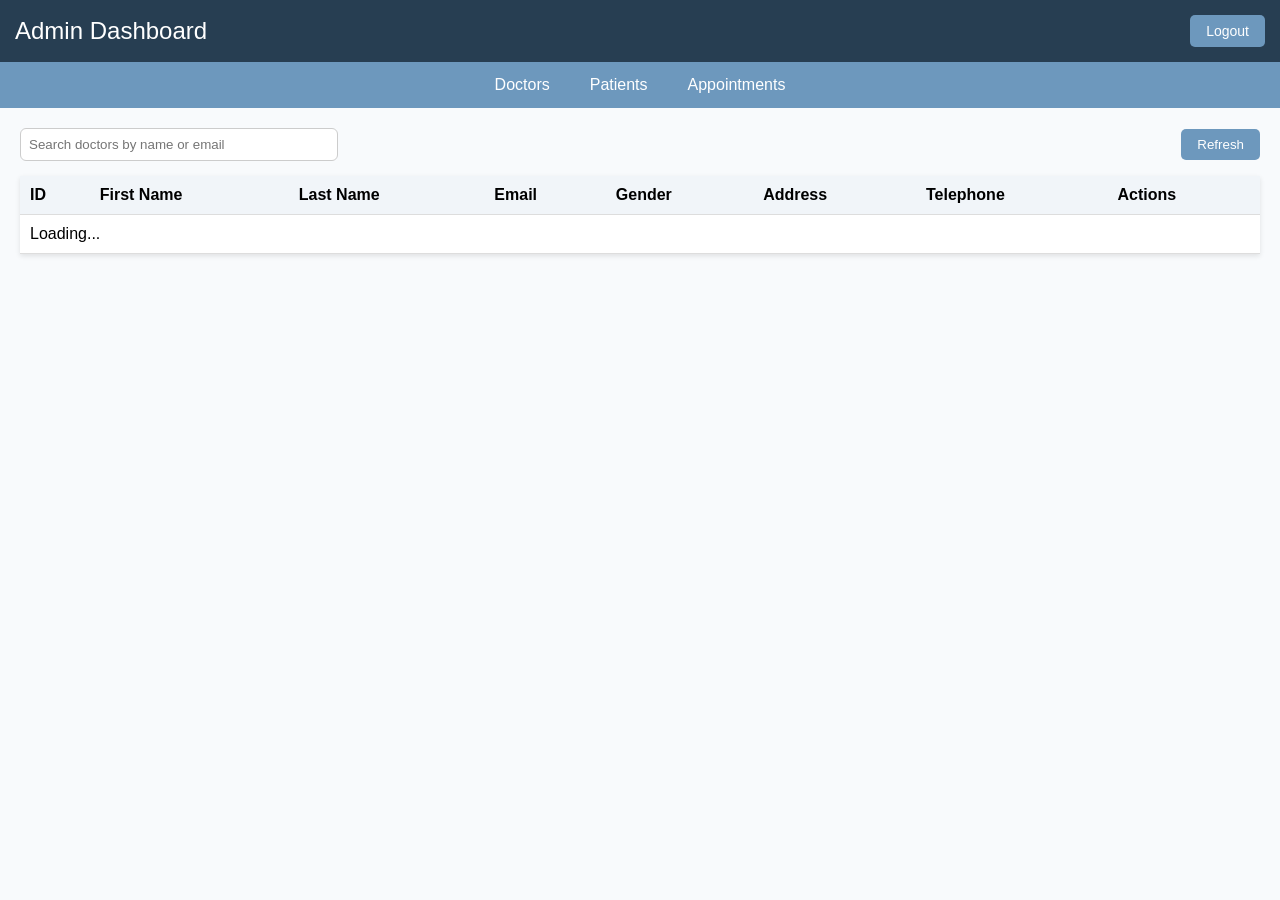
<file: admin.html>
<!DOCTYPE html> 
<html lang="en">
<head>
<meta charset="UTF-8">
<title>Admin Dashboard</title>
<style>
body{font-family:Arial,sans-serif;background:#f8fafc;margin:0;padding:0;}
header{background:#273e52;color:white;padding:15px;text-align:center;font-size:24px;display:flex;justify-content:space-between;align-items:center;}
.logout-btn{background:#6D98BD;color:white;border:none;padding:8px 16px;border-radius:5px;cursor:pointer;font-size:14px;}
.logout-btn:hover{background:#5b7ea0;}
nav{display:flex;justify-content:center;background:#6D98BD;}
nav button{background:none;border:none;color:white;padding:14px 20px;cursor:pointer;font-size:16px;}
nav button:hover{background:#6D98BD;}
section{display:none;padding:20px;}
section.active{display:block;}
table{width:100%;border-collapse:collapse;background:white;box-shadow:0 2px 5px rgba(0,0,0,0.1);}
th,td{padding:10px;border-bottom:1px solid #ddd;text-align:left;}
th{background:#f1f5f9;}
tr:hover{background:#f9fafb;}
.search-bar{margin-bottom:15px;display:flex;justify-content:space-between;align-items:center;}
input[type="text"]{padding:8px;width:300px;border-radius:6px;border:1px solid #ccc;}
.refresh-btn{background:#6D98BD;color:white;border:none;padding:8px 16px;border-radius:5px;cursor:pointer;}
.refresh-btn:hover{background:#6D98BD;}
.btn{padding:5px 10px;background:#6D98BD;color:white;border:none;border-radius:5px;cursor:pointer;margin-right:4px;}
.modal{display:none;position:fixed;top:0;left:0;width:100%;height:100%;background:rgba(0,0,0,0.5);justify-content:center;align-items:center;}
.modal-content{background:white;padding:20px;border-radius:8px;min-width:300px;}
.modal-content label{display:block;margin-top:8px;}
.modal-content input{width:100%;padding:6px;margin-top:4px;border-radius:6px;border:1px solid #ccc;}
.modal-content button{margin-top:12px;}

/* Modal overlay */
.modal {
  display: none;
  position: fixed;
  top: 0; left: 0;
  width: 100%; height: 100%;
  background: rgba(0,0,0,0.4);
  justify-content: center;
  align-items: center;
  z-index: 1000;
  overflow-y: auto;
  padding: 20px;
}

/* Modal content */
.modal-content {
  background: #eef6fb;
  padding: 25px;
  border-radius: 15px;
  width: 900px;
  max-width: 95%;
  max-height: 90vh;
  overflow-y: auto;
  box-shadow: 0 12px 30px rgba(0,0,0,0.3);
  display: flex;
  flex-direction: column;
  gap: 15px;
  animation: slideIn 0.3s ease;
  font-family: 'Arial', sans-serif;
  border: 3px solid #6D98BD;
}

/* Modal header */
.modal-content h2 {
  margin: 0;
  color: #173852;
  text-align: center;
}

/* Form layout horizontal: label + input */
.modal-content .form-row {
  display: flex;
  gap: 12px;
  align-items: center;
}
.modal-content .form-row label {
  width: 120px;
  font-weight: 600;
  color: #173852;
}
.modal-content .form-row input,
.modal-content .form-row select,
.modal-content .form-row textarea {
  flex: 1;
  padding: 8px 12px;
  border-radius: 8px;
  border: 1px solid #6D98BD;
  font-size: 14px;
}

/* Buttons container */
.modal-buttons {
  display: flex;
  justify-content: flex-end;
  gap: 12px;
  margin-top: 20px;
}

/* Buttons */
.modal-buttons button {
  padding: 10px 18px;
  border-radius: 10px;
  border: none;
  cursor: pointer;
  font-weight: 600;
  font-size: 14px;
  transition: 0.2s;
}

.modal-buttons .save-btn {
  background: #6D98BD;
  color: rgba(68, 138, 209, 0.539);
}
.modal-buttons .save-btn:hover {
  background: #5b7ea0;
}

.modal-buttons .cancel-btn {
  background: #d1e4f2;
  color: #1568a8;
}
.modal-buttons .cancel-btn:hover {
  background: #1568a8;
}

/* Animations */
@keyframes slideIn {
  from {transform: translateY(-20px); opacity:0;}
  to {transform: translateY(0); opacity:1;}
}
</style>
</head>
<body>

<header>
  <span>Admin Dashboard</span>
  <button class="logout-btn" onclick="logout()">Logout</button>
</header>

<nav>
  <button onclick="showTab('doctors')">Doctors</button>
  <button onclick="showTab('patients')">Patients</button>
  <button onclick="showTab('appointments')">Appointments</button>
</nav>

<!-- Doctors -->
<section id="doctors" class="active">
  <div class="search-bar">
    <input type="text" id="searchDoctors" placeholder="Search doctors by name or email">
    <button class="refresh-btn" onclick="loadDoctors()">Refresh</button>
  </div>
  <table id="doctorTable">
    <thead>
      <tr><th>ID</th><th>First Name</th><th>Last Name</th><th>Email</th><th>Gender</th><th>Address</th><th>Telephone</th><th>Actions</th></tr>
    </thead>
    <tbody></tbody>
  </table>
</section>

<!-- Patients -->
<section id="patients">
  <div class="search-bar">
    <input type="text" id="searchPatients" placeholder="Search patients by name or email">
    <button class="refresh-btn" onclick="loadPatients()">Refresh</button>
  </div>
  <table id="patientTable">
    <thead>
      <tr><th>ID</th><th>NHS</th><th>Title</th><th>First</th><th>Last</th><th>DOB</th><th>Gender</th><th>Address</th><th>Email</th><th>Actions</th></tr>
    </thead>
    <tbody></tbody>
  </table>
</section>

<!-- Appointments -->
<section id="appointments">
  <div class="search-bar">
    <input type="text" id="searchAppointments" placeholder="Search appointments by patient, doctor or reason">
  </div>
  <table id="appointmentTable">
    <thead>
      <tr><th>ID</th><th>Patient</th><th>Doctor</th><th>Date</th><th>Time</th><th>Reason</th><th>Status</th><th>Actions</th></tr>
    </thead>
    <tbody></tbody>
  </table>
</section>

<!-- Modal -->
<div id="editModal" class="modal">
  <div class="modal-content" id="modalContent">
    <h3>Edit</h3>
    <div id="modalFields"></div>
    <button onclick="saveEdit()">Save</button>
    <button onclick="closeModal()">Cancel</button>
  </div>
</div>

<script>
let db;
const DB_NAME = "MedicalDB";
const DB_VERSION = 4;

// Logout button function
function logout() {
  window.location.href = "login.html";
}

// Open IndexedDB
function openDB(){
  const req = indexedDB.open(DB_NAME, DB_VERSION);
  req.onupgradeneeded = e=>{
    db = e.target.result;
    if(!db.objectStoreNames.contains('doctors')) db.createObjectStore('doctors',{keyPath:'id'});
    if(!db.objectStoreNames.contains('patients')) db.createObjectStore('patients',{keyPath:'id'});
    if(!db.objectStoreNames.contains('appointments')) db.createObjectStore('appointments',{keyPath:'id'});
  };
  req.onsuccess = e=>{ db = e.target.result; autoLoadAppointments(); loadDoctors(); loadPatients(); loadAppointments(); };
  req.onerror = e=>console.error("DB error:", e);
}
openDB();

// Tab switch
function showTab(tabId){
  document.querySelectorAll('section').forEach(s=>s.classList.remove('active'));
  document.getElementById(tabId).classList.add('active');
}

// Fetch from GitHub
async function fetchJSON(url){
  const res = await fetch(url);
  return res.json();
}

// Seed data
async function seedData(storeName, data){
  const tx = db.transaction(storeName,'readwrite');
  const store = tx.objectStore(storeName);
  data.forEach(item=>store.put(item));
  return new Promise(res=>tx.oncomplete=res);
}

// Get all
function getAll(storeName){
  return new Promise(res=>{
    const tx = db.transaction(storeName,'readonly');
    const store = tx.objectStore(storeName);
    const req = store.getAll();
    req.onsuccess = ()=>res(req.result);
  });
}

// Load Doctors
async function loadDoctors(){
  const tbody = document.querySelector("#doctorTable tbody");
  tbody.innerHTML = "<tr><td colspan='8'>Loading...</td></tr>";
  let doctors = await getAll('doctors');
  if(doctors.length===0){
    const data = await fetchJSON("https://jsethi-mdx.github.io/cst2572.github.io/doctors.json");
    await seedData('doctors',data);
    doctors = await getAll('doctors');
  }
  const search = document.getElementById("searchDoctors").value.toLowerCase();
  tbody.innerHTML = "";
  doctors.filter(d=>d.first_name.toLowerCase().includes(search)||d.last_name.toLowerCase().includes(search)||d.email.toLowerCase().includes(search))
  .forEach(d=>{
    const tr = document.createElement('tr');
    tr.innerHTML = `<td>${d.id}</td><td>${d.first_name}</td><td>${d.last_name}</td><td>${d.email}</td><td>${d.gender}</td><td>${d.Address}</td><td>${d.Telephone}</td>
    <td><button class="btn" onclick="editDoctor(${d.id})">Edit</button><button class="btn" onclick="deleteDoctor(${d.id})">Delete</button></td>`;
    tbody.appendChild(tr);
  });
}

// Load Patients
async function loadPatients(){
  const tbody = document.querySelector("#patientTable tbody");
  tbody.innerHTML = "<tr><td colspan='10'>Loading...</td></tr>";
  let patients = await getAll('patients');
  if(patients.length===0){
    const data = await fetchJSON("https://jsethi-mdx.github.io/cst2572.github.io/patients.json");
    await seedData('patients',data);
    patients = await getAll('patients');
  }
  const search = document.getElementById("searchPatients").value.toLowerCase();
  tbody.innerHTML="";
  patients.filter(p=>(p.First + " " + p.Last).toLowerCase().includes(search)||(p.Email||"").toLowerCase().includes(search))
  .forEach(p=>{
    const tr = document.createElement('tr');
    tr.innerHTML = `<td>${p.id}</td><td>${p.NHS}</td><td>${p.Title||""}</td><td>${p.First}</td><td>${p.Last}</td><td>${p.DOB||""}</td><td>${p.Gender||""}</td><td>${p.Address||""}</td><td>${p.Email||""}</td>
    <td><button class="btn" onclick="editPatient(${p.id})">Edit</button><button class="btn" onclick="deletePatient(${p.id})">Delete</button></td>`;
    tbody.appendChild(tr);
  });
}

// Load Appointments
async function loadAppointments(){
  const tbody = document.querySelector("#appointmentTable tbody");
  tbody.innerHTML = "<tr><td colspan='8'>Loading...</td></tr>";
  let apps = await getAll('appointments');
  if(apps.length===0){
    const data = await fetchJSON("https://raw.githubusercontent.com/Raven2027/Appointments.json/main/Appointments.json");
    await seedData('appointments',data);
    apps = await getAll('appointments');
  }
  const patients = await getAll('patients');
  const doctors = await getAll('doctors');
  const search = document.getElementById("searchAppointments").value.toLowerCase();
  tbody.innerHTML="";
  apps.filter(a=>{
    const patient = patients.find(p=>p.id==a.patient_id);
    const doctor = doctors.find(d=>d.id==a.doctor_id);
    const searchStr = (patient?.First+" "+patient?.Last+" "+doctor?.first_name+" "+doctor?.last_name+" "+a.reason).toLowerCase();
    return searchStr.includes(search);
  }).forEach(a=>{
    const patient = patients.find(p=>p.id==a.patient_id);
    const doctor = doctors.find(d=>d.id==a.doctor_id);
    const tr=document.createElement('tr');
    tr.innerHTML=`<td>${a.id}</td><td>${patient?patient.First+" "+patient.Last:a.patient_id}</td><td>${doctor?doctor.first_name+" "+doctor.last_name:a.doctor_id}</td>
    <td>${a.date}</td><td>${a.time}</td><td>${a.reason}</td><td>${a.status}</td>
    <td><button class="btn" onclick="editAppointment(${a.id})">Edit</button><button class="btn" onclick="deleteAppointment(${a.id})">Delete</button></td>`;
    tbody.appendChild(tr);
  });
}

// Delete functions
function deleteDoctor(id){ const tx = db.transaction('doctors','readwrite'); tx.objectStore('doctors').delete(id); tx.oncomplete=loadDoctors; }
function deletePatient(id){ const tx = db.transaction('patients','readwrite'); tx.objectStore('patients').delete(id); tx.oncomplete=loadPatients; }
function deleteAppointment(id){ const tx = db.transaction('appointments','readwrite'); tx.objectStore('appointments').delete(id); tx.oncomplete=loadAppointments; }

// Modal editing
let currentEdit={store:"",id:null};
function editDoctor(id){ openModal('doctors',id); }
function editPatient(id){ openModal('patients',id); }
function editAppointment(id){ openModal('appointments',id); }

async function openModal(store,id){
  currentEdit={store,id};
  const modal = document.getElementById('editModal');
  const fieldsDiv = document.getElementById('modalFields');
  fieldsDiv.innerHTML="";
  const tx = db.transaction(store,'readonly');
  const obj = await new Promise(res=>{
    tx.objectStore(store).get(id).onsuccess=e=>res(e.target.result);
  });
  for(const key in obj){
    if(key==='id') continue;
    const label = document.createElement('label');
    label.textContent=key;
    const input = document.createElement('input');
    input.value=obj[key];
    input.id='modal_'+key;
    fieldsDiv.appendChild(label);
    fieldsDiv.appendChild(input);
  }
  modal.style.display='flex';
}

function closeModal(){ document.getElementById('editModal').style.display='none'; }

function saveEdit(){
  const tx = db.transaction(currentEdit.store,'readwrite');
  const store = tx.objectStore(currentEdit.store);
  store.get(currentEdit.id).onsuccess=e=>{
    const obj = e.target.result;
    for(const key in obj){
      if(key==='id') continue;
      const input = document.getElementById('modal_'+key);
      if(input) obj[key]=input.value;
    }
    store.put(obj);
  };
  tx.oncomplete=()=>{
    closeModal();
    loadDoctors();
    loadPatients();
    loadAppointments();
  };
}

// Auto load appointments after DB ready
function autoLoadAppointments(){ loadAppointments(); }

// Search inputs
document.getElementById("searchDoctors").addEventListener('input',loadDoctors);
document.getElementById("searchPatients").addEventListener('input',loadPatients);
document.getElementById("searchAppointments").addEventListener('input',loadAppointments);
</script>
</body>
</html>
</file>
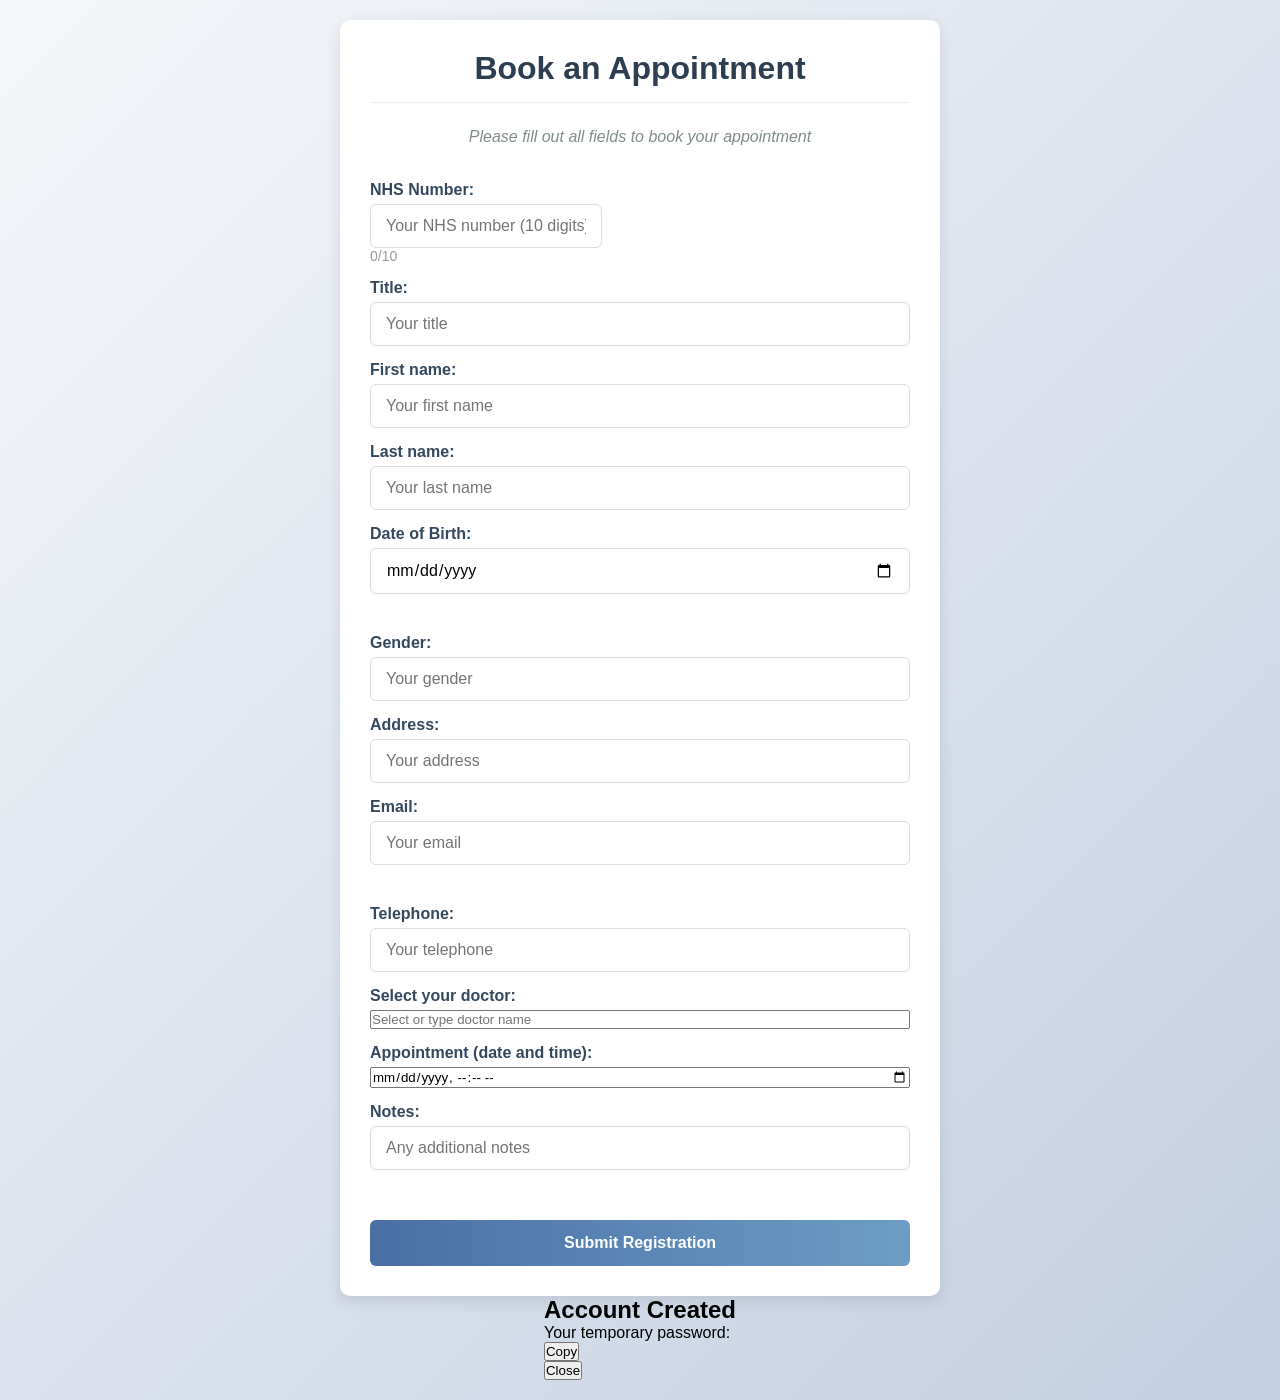
<file: Bookappointment.html>
<!DOCTYPE html>
<html lang="en">
<head>
    <meta charset="UTF-8">
    <meta name="viewport" content="width=device-width, initial-scale=1.0">
    <title>Patient Form</title>
    <link rel="stylesheet" href="style.css">
    <script src="script.js"></script>
</head>
<body>

    <div class="form">
        <div class="form-section active">
            <form id="patientForm">
                <h1>Book an Appointment</h1>
                <p class="form-description">Please fill out all fields to book your appointment</p>

                <label for="nhsNumber">NHS Number:</label>
                <div class="input-container">
                    <input type="text" id="nhs" name="nhs" placeholder="Your NHS number (10 digits)" maxlength="10" required>
                    <div class="char-count" id="nhsCharCount">0/10</div>
                </div>

                <label for="title">Title:</label>
                <input type="text" id="title" name="title" placeholder="Your title" required>

                
                <label for="fname">First name:</label>
                <input type="text" id="firstName" name="firstName" placeholder="Your first name" required>
                
                <label for="lname">Last name:</label>
                <input type="text" id="lastName" name="lastName" placeholder="Your last name" required>
                
                <label for="dob">Date of Birth:</label>
                <input type="date" id="dob" name="dob" placeholder="Your Date of Birth" required>
                <div class="validation-message" id="dobValidationMessage"></div>

                <label for="gender">Gender:</label>
                <input type="text" id="gender" name="gender" placeholder="Your gender" required>

                <label for="lname">Address:</label>
                <input type="text" id="address" name="address" placeholder="Your address" required>
                
                <label for="mail">Email:</label>
                <input type="email" id="email" name="email" placeholder="Your email" required>
                <div class="validation-message" id="emailValidationMessage"></div>

                <label for="phone">Telephone:</label>
                <input type="tel" id="telephone" name="telephone" placeholder="Your telephone" required>

                <!-- Option tag allows dropdown -->
                <label for="doctor">Select your doctor:</label>
                <input list="doctors" id="doctor" name="doctor" placeholder="Select or type doctor name" required>
                <datalist id="doctors">
                    <option value="Dr. Violante Rilton">
                    <option value="Dr. Ettie Beardsworth">
                    <option value="Dr. Emera McQuillan"> 
                    <option value="Dr. Noak Kyrkeman"> 
                    <option value="Dr. Erwin Handlin"> 
                    <option value="Dr. Monah Caghy"> 
                    <option value="Dr. Rad Philipard"> 
                    <option value="Dr. Zoe Galloway"> 
                    <option value="Dr. Rowland Blount"> 
                    <option value="Dr. Si Pawling"> 
                    <option value="Dr. Merrily Harmson"> 
                    <option value="Dr. Cordell Toor"> 
                    <option value="Dr. Hi Willingam"> 
                    <option value="Dr. Irvin Dumberrill"> 
                    <option value="Dr. Stafani Gives">

                </datalist>

                <label for="appointmenttime">Appointment (date and time):</label>
                <input type="datetime-local" id="appointmentDateTime" name="appointmentDateTime">

                <label for="notes">Notes:</label>
                <input type="text" id="notes" name="notes" placeholder="Any additional notes">

                <div class="validation-message" id="validationMessage"></div>

                <input type="submit" value="Submit Registration">
            </form>
        </div>
    </div>
    <!-- Password Popup -->
<div id="passwordPopup" class="popup">
  <div class="popup-content">
    <h2>Account Created</h2>
    <p>Your temporary password:</p>
    <div class="password-box">
      <span id="generatedPassword"></span>
      <button id="copyPasswordBtn">Copy</button>
    </div>
    <button id="closePopupBtn" class="close-btn">Close</button>
  </div>
</div>

</body>
</html>
</file>
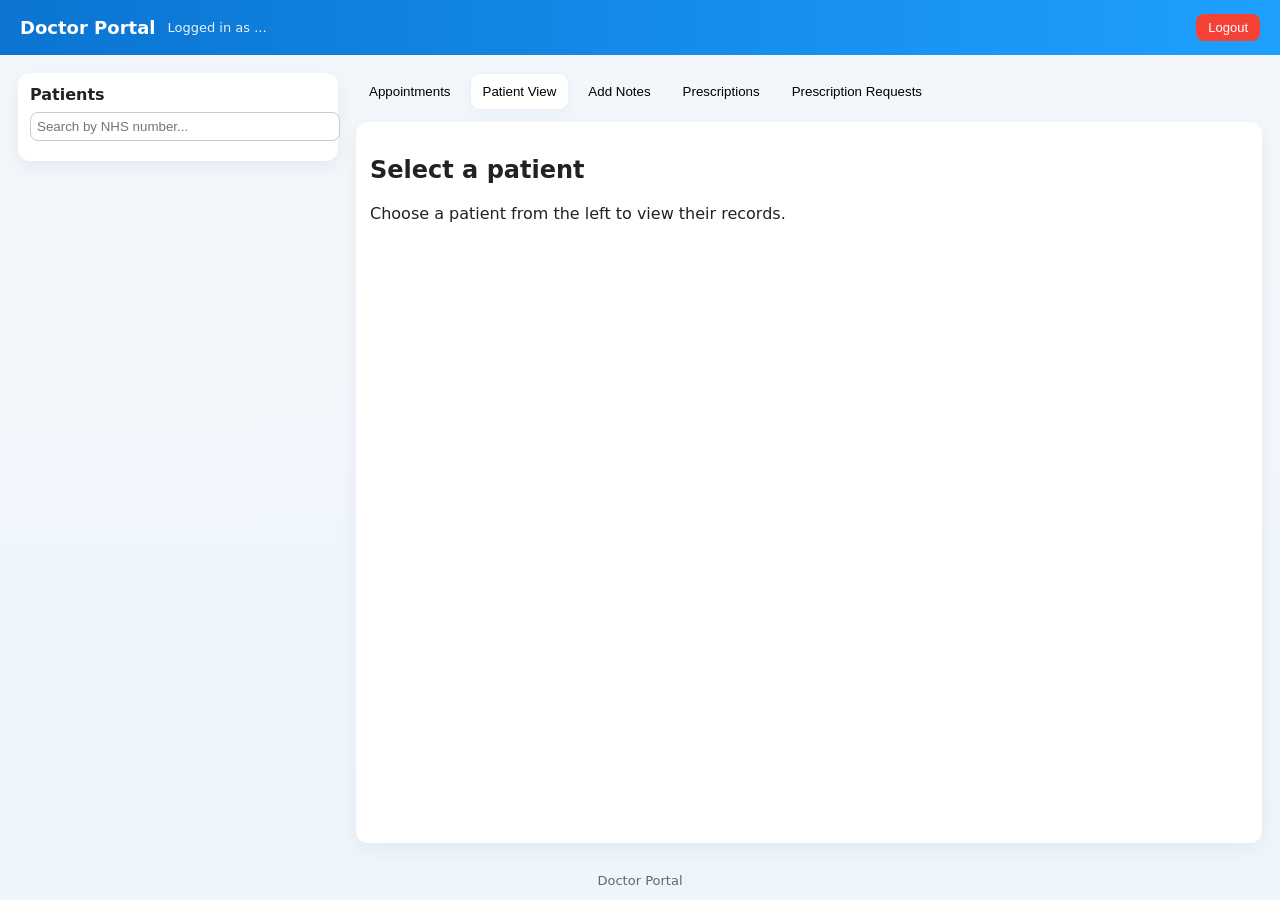
<file: Doctor_Login.html>
<!doctype html>
<html lang="en">
<head>
<meta charset="utf-8"/>
<meta name="viewport" content="width=device-width,initial-scale=1"/>
<title>Doctor Portal — Medical App</title>
<style>
:root{
  --blue:#0b74d1;
  --muted:#f3f7fb;
  --card:#ffffff;
  --text:#222;
  --accent:#0b74d1;
  font-family:Inter,system-ui,-apple-system,"Segoe UI",Roboto,Arial
}
html,body{height:100%;margin:0;background:linear-gradient(180deg,var(--muted),#eef6fb);color:var(--text)}
.app{display:flex;flex-direction:column;height:100vh}
header{background:linear-gradient(90deg,var(--blue),#1ea0ff);color:white;padding:14px 20px;display:flex;align-items:center;gap:12px}
header h1{font-size:18px;margin:0}
header .sub{opacity:0.9;font-size:13px}
header button#logoutBtn{margin-left:auto;padding:6px 12px;border:none;border-radius:8px;background:#f44336;color:white;cursor:pointer;font-size:13px;}
.container{display:flex;flex:1;gap:18px;padding:18px}
.left{width:320px;display:flex;flex-direction:column;gap:12px}
.card{background:var(--card);border-radius:12px;padding:12px;box-shadow:0 6px 18px rgba(10,40,80,0.06)}
.patient-list{margin-top:8px;max-height:64vh;overflow:auto}
.patient-item{display:flex;justify-content:space-between;align-items:center;padding:8px;border-radius:8px;border:1px solid transparent}
.patient-item:hover{background:#eef6ff;cursor:pointer}
.main{flex:1;display:flex;flex-direction:column}
.tabs{display:flex;gap:6px}
.tab{padding:10px 12px;border-radius:10px;background:transparent;border:1px solid transparent;cursor:pointer}
.tab.active{background:var(--card);box-shadow:0 4px 10px rgba(10,40,80,0.04);border:1px solid #e6f1fb}
.panel{margin-top:12px;padding:14px;flex:1;overflow:auto}
.note{background:var(--muted);padding:10px;border-radius:8px;margin-bottom:8px}
label{display:block;margin-top:8px;font-size:13px}
input,textarea,select{width:100%;padding:8px;border-radius:8px;border:1px solid #dfeefc}
textarea{min-height:90px}
.btn{display:inline-block;padding:8px 12px;border-radius:8px;border:none;background:var(--accent);color:white;cursor:pointer}
footer{padding:12px;text-align:center;font-size:13px;color:#666}
</style>
</head>
<body>
<div class="app">
  <header>
    <h1>Doctor Portal</h1>
    <div class="sub" id="doctorName">Logged in as ...</div>
    <button id="logoutBtn">Logout</button>
  </header>
  <div class="container">
    <aside class="left">
      <div class="card">
        <strong>Patients</strong>
        <input type="text" id="searchNHS" placeholder="Search by NHS number..." style="margin-top:8px;padding:6px;border-radius:8px;border:1px solid #ccc;width:100%;">
        <div class="patient-list" id="patientList"></div>
      </div>
    </aside>
    <main class="main">
      <div class="tabs">
        <button class="tab" id="tabAppointments" data-tab="appointments">Appointments</button>
        <button class="tab active" data-tab="view">Patient View</button>
        <button class="tab" data-tab="addnote">Add Notes</button>
        <button class="tab" data-tab="presc">Prescriptions</button>
        <button class="tab" data-tab="prescRequests">Prescription Requests</button>
      </div>
      <div class="panel card" id="panel">
        <div id="noSelection">
          <h2>Select a patient</h2>
          <p>Choose a patient from the left to view their records.</p>
        </div>
      <div class="panel" id="appointmentsTab" style="display:none">
        <div class="card">
          <strong>My Appointments</strong>
          <div id="noDocAppt" class="note" style="margin-top:8px;">No appointments found for your account yet.</div>
          <div id="docApptList" class="patient-list" style="margin-top:8px;"></div>
        </div>
      </div>

        <div id="viewTab" style="display:none">
          <h2 id="pName"></h2>
          <p id="pMeta"></p>
          <h3>Medical Notes</h3>
          <div id="notes"></div>
          <h3>Prescriptions</h3>
          <div id="presc"></div>
        </div>
        <div id="addnoteTab" style="display:none">
          <h2>Add Clinical Note</h2>
          <form id="noteForm">
            <label>Title</label>
            <input id="noteTitle" required/>
            <label>Details</label>
            <textarea id="noteBody" required></textarea>
            <button class="btn" type="submit">Save Note</button>
          </form>
        </div>
        <div id="prescTab" style="display:none">
          <h2>Add Prescription</h2>
          <form id="prescForm">
            <label>Medicine</label>
            <select id="medName" required>
              <option value="">Select medicine</option>
            </select>
            <label>Dosage</label>
            <input id="medDosage" required/>
            <button class="btn" type="submit">Add Prescription</button>
          </form>
        </div>
        <div id="prescRequestsTab" style="display:none">
          <h2>Prescription Requests</h2>
          <div style="margin-bottom:10px"><button id="refreshReqs" class="btn">Refresh requests</button></div>
          <div id="prescriptionRequestsList">
            <!-- Will be populated with pending requests -->
          </div>
        </div>
      </div>
    </main>
  </div>
  <footer>Doctor Portal</footer>
</div>

<script>
let db, selectedPatient = null;
const DB_NAME = 'MedicalDB';
const DB_VERSION = 2;
const PATIENTS_URL = "https://jsethi-mdx.github.io/cst2572.github.io/patients.json";
const MEDICINES_URL = "https://jsethi-mdx.github.io/cst2572.github.io/medicines.json";
const PATIENT_DETAILS_URL = "https://raw.githubusercontent.com/Raven2027/Patientnotes/refs/heads/main/Patientdetails.json"; // external notes/prescriptions

function openDB() {
  const req = indexedDB.open(DB_NAME, DB_VERSION);
  req.onupgradeneeded = e => {
    db = e.target.result;
    if(db.objectStoreNames.contains('patients')) db.deleteObjectStore('patients');
    if(db.objectStoreNames.contains('notes')) db.deleteObjectStore('notes');
    if(db.objectStoreNames.contains('prescriptions')) db.deleteObjectStore('prescriptions');
    db.createObjectStore('patients', {keyPath:'NHS'});
    db.createObjectStore('notes', {keyPath:'id', autoIncrement:true});
    db.createObjectStore('prescriptions', {keyPath:'id', autoIncrement:true});
  };
  req.onsuccess = e => {
    db = e.target.result;
    loadPatients();
    loadMedicines();
    loadDoctorInfo();
  };
  req.onerror = e => console.error(e);
}

// Load Patients
async function loadPatients(){
  try {
    const res = await fetch(PATIENTS_URL);
    const patients = await res.json();
    const tx = db.transaction('patients','readwrite');
    const store = tx.objectStore('patients');
    patients.forEach(p => store.put(p));
    tx.oncomplete = renderPatientList;
  } catch(e) {
    console.error(e);
  }
}

async function getAllPatients(){
  return new Promise((res,rej)=>{
    const tx = db.transaction('patients');
    const store = tx.objectStore('patients');
    const req = store.getAll();
    req.onsuccess = ()=> res(req.result||[]);
    req.onerror = e => rej(e);
  });
}

async function renderPatientList(){
  const list = document.getElementById('patientList');
  list.innerHTML = '';
  const patients = await getAllPatients();
  patients.forEach(p => {
    const div = document.createElement('div');
    div.className = 'patient-item';
    div.textContent = `${p.First} ${p.Last} — NHS: ${p.NHS}`;
    div.onclick = () => showPatient(p);
    list.appendChild(div);
  });
}

// NHS search
document.getElementById('searchNHS').addEventListener('input', async e => {
  const query = e.target.value.trim();
  const allPatients = await getAllPatients();
  const filtered = query ? allPatients.filter(p => p.NHS.includes(query)) : allPatients;
  const list = document.getElementById('patientList');
  list.innerHTML = '';
  filtered.forEach(p => {
    const div = document.createElement('div');
    div.className = 'patient-item';
    div.textContent = `${p.First} ${p.Last} — NHS: ${p.NHS}`;
    div.onclick = () => showPatient(p);
    list.appendChild(div);
  });
});

async function showPatient(p){
  selectedPatient = p;
  document.getElementById('noSelection').style.display='none';
  document.getElementById('viewTab').style.display='block';
  document.getElementById('addnoteTab').style.display='none';
  document.getElementById('prescTab').style.display='none';
  document.getElementById('pName').textContent = `${p.First} ${p.Last}`;
  document.getElementById('pMeta').textContent = `Gender: ${p.Gender} | DOB: ${p.DOB} | NHS: ${p.NHS} | Address: ${p.Address} | Email: ${p.Email} | Phone: ${p.Telephone}`;

  loadPatientRecords(p.NHS);
}

// Load Notes & Prescriptions (from IndexedDB + external file)
async function loadPatientRecords(patientNHS){
  const notesDiv = document.getElementById('notes');
  const prescDiv = document.getElementById('presc');
  notesDiv.innerHTML = 'Loading...';
  prescDiv.innerHTML = 'Loading...';

  try {
    // Fetch from external JSON
    const res = await fetch(PATIENT_DETAILS_URL);
    const data = await res.json();
    const patientData = Array.isArray(data)
      ? data.find(d => d.NHS_Number === patientNHS)
      : (data.NHS_Number === patientNHS ? data : null);

    // Build external note and prescription sections
    let notesHTML = '';
    let prescHTML = '';

    if (patientData && patientData.Patient_Note) {
      const n = patientData.Patient_Note;
      notesHTML += `
        <div class="note">
          <strong>Visit Date:</strong> ${n.Visit_Date}<br>
          <strong>Reason:</strong> ${n.Reason_for_Visit}<br>
          <strong>Diagnosis:</strong> ${n.Diagnosis}<br>
          <strong>Recommendations:</strong> ${n.Recommendations}<br>
          <strong>Follow Up:</strong> ${n.Follow_Up}
        </div>`;
    }

    if (patientData && patientData.Prescription) {
      const p = patientData.Prescription;
      prescHTML += `
        <div class="note">
          <strong>${p.Medicine_Name}</strong><br>
          <strong>Dosage:</strong> ${p.Dosage}<br>
          <strong>Duration:</strong> ${p.Duration}<br>
          <strong>Issued:</strong> ${p.Date_Issued}<br>
          <strong>Instructions:</strong> ${p.Instructions}<br>
          <strong>Prescribed By:</strong> ${p.Prescribed_By}
        </div>`;
    }

    // If nothing found
    if (!notesHTML) notesHTML = '<div class="note">No notes found.</div>';
    if (!prescHTML) prescHTML = '<div class="note">No prescriptions found.</div>';

    notesDiv.innerHTML = notesHTML;
    prescDiv.innerHTML = prescHTML;

  } catch (err) {
    console.error("Error loading external data:", err);
    notesDiv.innerHTML = '<div class="note">Failed to load notes.</div>';
    prescDiv.innerHTML = '<div class="note">Failed to load prescriptions.</div>';
  }
}

// Tabs
document.querySelectorAll('.tab').forEach(btn=>btn.addEventListener('click',()=>{
  document.querySelectorAll('.tab').forEach(b=>b.classList.remove('active'));
  btn.classList.add('active');
  const tab=btn.dataset.tab;
  document.getElementById('viewTab').style.display = tab==='view'?'block':'none';
  document.getElementById('addnoteTab').style.display = tab==='addnote'?'block':'none';
  document.getElementById('prescTab').style.display = tab==='presc'?'block':'none';
  document.getElementById('appointmentsTab').style.display = tab==='appointments'?'block':'none';
  if (tab==='appointments' && typeof loadDoctorAppointments==='function') loadDoctorAppointments();
}));

// Ensure Prescription Requests panel is shown when its tab is clicked
document.querySelectorAll('.tab').forEach(btn=>btn.addEventListener('click',()=>{
  const tab = btn.dataset.tab;
  // show/hide the requests panel
  const reqPanel = document.getElementById('prescRequestsTab');
  if (reqPanel) reqPanel.style.display = tab==='prescRequests' ? 'block' : 'none';
}));

// Add Note locally (unchanged)
document.getElementById('noteForm').addEventListener('submit', e=>{
  e.preventDefault();
  if(!selectedPatient) return alert('Select patient first');
  const note = {patient:selectedPatient.NHS,title:noteTitle.value,body:noteBody.value,date:new Date().toLocaleDateString()};
  db.transaction('notes','readwrite').objectStore('notes').add(note).onsuccess = () => {
    alert('Note added');
    noteForm.reset();
    loadPatientRecords(selectedPatient.NHS);
  };
});

// Add Prescription locally (unchanged)
document.getElementById('prescForm').addEventListener('submit', e=>{
  e.preventDefault();
  if(!selectedPatient) return alert('Select patient first');
  const presc = {patient:selectedPatient.NHS,name:medName.value,dosage:medDosage.value,date:new Date().toLocaleDateString()};
  db.transaction('prescriptions','readwrite').objectStore('prescriptions').add(presc).onsuccess = () => {
    alert('Prescription added');
    prescForm.reset();
    loadPatientRecords(selectedPatient.NHS);
  };
});

// Load Medicines
async function loadMedicines(){
  const medicineSelect = document.getElementById('medName');
  try {
    const res = await fetch(MEDICINES_URL);
    const data = await res.json();
    data.forEach(m => {
      const option = document.createElement('option');
      option.value = m.Drug;
      option.textContent = m.Drug;
      medicineSelect.appendChild(option);
    });
  } catch(e) {
    console.error("Error loading medicines:", e);
  }
}

// Doctor Info
function loadDoctorInfo(){
  const doctorData = sessionStorage.getItem('loggedDoctor');
  if(doctorData){
    const doctor = JSON.parse(doctorData);
    document.getElementById('doctorName').textContent = `Logged in as Dr. ${doctor.email} • Role: Doctor`;
  }
}

// Logout
document.getElementById('logoutBtn').addEventListener('click', () => {
  sessionStorage.removeItem('loggedDoctor');
  window.location.href = "index.html";
});

openDB();

// ---------------- Prescription Requests (global/local sync) ----------------
function safeParse(raw, fallback) {
  try { return JSON.parse(raw); } catch (e) { return fallback; }
}

function lsPortalKey(patientId, name) { return `portal:${patientId}:${name}`; }

function loadPrescriptionRequests() {
    const raw = localStorage.getItem('prescriptionRequests') || '[]';
    const requests = safeParse(raw, []);
    const listDiv = document.getElementById('prescriptionRequestsList');
  console.debug('[Doctor] loadPrescriptionRequests called, items=', requests.length);
  listDiv.innerHTML = '';

  // if no patient selected, ask the doc to pick one (we show per-patient requests)
  if (!selectedPatient) {
    listDiv.innerHTML = '<div class="note">Select a patient from the left to view their prescription requests.</div>';
    return;
  }

  const patientKey = selectedPatient.NHS || selectedPatient.NHS_Number || selectedPatient.id || selectedPatient.NHS_id || selectedPatient.Id;
  // Normalize to string for comparisons
  const patientKeyStr = patientKey ? String(patientKey) : null;

  // Filter requests for this patient (support both patientId and patientNHS fields and numeric/string variants)
  const matchesPatient = req => {
    try {
      const a = req.patientId != null ? String(req.patientId) : '';
      const b = req.patientNHS != null ? String(req.patientNHS) : '';
      if (patientKeyStr && (a === patientKeyStr || b === patientKeyStr)) return true;
      // also try substring match (some data uses numeric id like '1' for P001)
      if (patientKeyStr && (a.includes(patientKeyStr) || b.includes(patientKeyStr))) return true;
      return false;
    } catch (e) { return false; }
  };

  // show only pending requests for this patient by default
  const forPatient = requests.filter(r => matchesPatient(r));
  const pending = forPatient.filter(r => (r.status || 'Pending') === 'Pending');
  const toShow = pending.length ? pending : forPatient.slice();

  if (!toShow.length) {
    listDiv.innerHTML = '<div class="note">No prescription requests for this patient.</div>';
    return;
  }

  toShow.slice().reverse().forEach(req => {
        const reqDiv = document.createElement('div');
        reqDiv.className = 'note';
    // attach data attribute to allow immediate removal after approval/rejection
    try { reqDiv.setAttribute('data-req-id', String(req.id)); } catch(e){}
        reqDiv.innerHTML = `
            <h3>Request from ${req.patientId || req.patientNHS || 'Unknown'}</h3>
            <p><strong>Medicine:</strong> ${req.medicine}</p>
            <p><strong>Reason:</strong> ${req.reason || ''}</p>
            <p><strong>Urgency:</strong> ${req.urgency || ''}</p>
            <p><strong>Date:</strong> ${new Date(req.date).toLocaleString()}</p>
            <p><strong>Status:</strong> ${req.status || 'Pending'}</p>
            <p><strong>Response:</strong> ${req.response || ''}</p>
            <div style="margin-top:10px">
        <button class="btn" onclick="approvePrescriptionRequest('${req.id}')" style="background: #2ecc71; margin-right:10px;">Approve</button>
                <button class="btn" onclick="rejectPrescriptionRequest('${req.id}')" style="background: #e74c3c">Reject</button>
            </div>`;
        listDiv.appendChild(reqDiv);
    });
}

function updateGlobalRequests(arr) {
    try { localStorage.setItem('prescriptionRequests', JSON.stringify(arr)); } catch (e) { console.error(e); }
}

function updatePatientPortalCache(patientId, updatedReq) {
    try {
      const key = lsPortalKey(patientId, 'rxRequests');
      const raw = localStorage.getItem(key) || '[]';
      const arr = safeParse(raw, []);
      const idx = arr.findIndex(x => String(x.id) === String(updatedReq.id));
      if (idx === -1) arr.push(updatedReq);
      else arr[idx] = updatedReq;
      localStorage.setItem(key, JSON.stringify(arr));
    } catch (e) { console.warn('Failed to update patient portal cache', e); }
}

function approvePrescriptionRequest(requestId) {
    const raw = localStorage.getItem('prescriptionRequests') || '[]';
    const arr = safeParse(raw, []);
    const req = arr.find(r => String(r.id) === String(requestId));
    if (!req) return alert('Request not found');
    req.status = 'Approved';
    req.response = 'Prescription approved. Please collect from pharmacy.';
    req.reviewedBy = (sessionStorage.getItem('loggedDoctor') && JSON.parse(sessionStorage.getItem('loggedDoctor')).email) || 'Doctor';
    req.reviewedDate = new Date().toISOString();
    updateGlobalRequests(arr);
    // also update per-patient cache
    const pid = req.patientNHS || req.patientId;
    updatePatientPortalCache(pid, req);
    // remove from DOM immediately (optimistic UI) if present
    try {
      const dom = document.querySelector(`[data-req-id="${req.id}"]`);
      if (dom && dom.parentNode) dom.parentNode.removeChild(dom);
    } catch(e){console.warn('DOM remove failed', e)}
    // refresh list to ensure state is consistent
    loadPrescriptionRequests();
    alert('Prescription request approved');
}

function rejectPrescriptionRequest(requestId) {
    const reason = prompt('Please provide a reason for rejection:');
    if (reason === null) return;
    const raw = localStorage.getItem('prescriptionRequests') || '[]';
    const arr = safeParse(raw, []);
    const req = arr.find(r => String(r.id) === String(requestId));
    if (!req) return alert('Request not found');
    req.status = 'Rejected';
    req.response = `Request rejected: ${reason}`;
    req.reviewedBy = (sessionStorage.getItem('loggedDoctor') && JSON.parse(sessionStorage.getItem('loggedDoctor')).email) || 'Doctor';
    req.reviewedDate = new Date().toISOString();
    updateGlobalRequests(arr);
    const pid2 = req.patientNHS || req.patientId;
    updatePatientPortalCache(pid2, req);
    // remove from DOM immediately (optimistic UI)
    try {
      const dom = document.querySelector(`[data-req-id="${req.id}"]`);
      if (dom && dom.parentNode) dom.parentNode.removeChild(dom);
    } catch(e){console.warn('DOM remove failed', e)}
    loadPrescriptionRequests();
    alert('Prescription request rejected');
}
// Robustly attach the refresh button handler; use delegation fallback in case the
// element isn't present at the time script runs (or is re-rendered).
function attachRefreshHandler() {
  const btn = document.getElementById('refreshReqs');
  if (btn) {
    try { btn.removeEventListener('click', loadPrescriptionRequests); } catch(e){}
    btn.addEventListener('click', (ev) => {
      ev.preventDefault();
      console.debug('[Doctor] refreshReqs clicked');
      loadPrescriptionRequests();
    });
    return true;
  }
  return false;
}

// initial attach (if present)
attachRefreshHandler();

// delegated click handler as a fallback (panel is a parent that always exists)
document.getElementById('panel')?.addEventListener('click', (e) => {
  const target = e.target;
  if (!target) return;
  // match button by id or an inner element
  if (target.id === 'refreshReqs' || (target.closest && target.closest('#refreshReqs'))) {
    console.debug('[Doctor] delegated refresh click');
    loadPrescriptionRequests();
  }
});

// When this page loads, ensure requests are shown if the tab is selected later
window.addEventListener('load', () => {
  // If prescRequests tab exists, attach handler to tab switching to load requests
  document.querySelectorAll('.tab').forEach(btn => {
    btn.addEventListener('click', () => {
      if (btn.dataset.tab === 'prescRequests') {
        loadPrescriptionRequests();
        // re-attach refresh handler in case the DOM changed
        attachRefreshHandler();
      }
    });
  });
});

function getLoggedDoctorKey(){
  const raw = sessionStorage.getItem('loggedDoctor');
  if (!raw) return null;
  try { const d = JSON.parse(raw); return d.id || d.email || null; } catch(e){ return null; }
}
function loadDoctorAppointments(){
  const key = getLoggedDoctorKey();
  const list = document.getElementById('docApptList');
  const msg = document.getElementById('noDocAppt');
  if (!list) return;
  list.innerHTML='';
  if (!key){ if (msg) msg.style.display='block'; return; }
  const k = 'appointments:doctor:' + String(key);
  let arr = []; try { arr = JSON.parse(localStorage.getItem(k) || '[]'); } catch(e){}
  if (!arr.length){ if (msg) msg.style.display='block'; return; }
  if (msg) msg.style.display='none';
  arr.forEach(a => {
    const when = a.datetime ? new Date(a.datetime).toLocaleString() : '-';
    const status = a.status || 'Pending';
    const card = document.createElement('div');
    card.className = 'card';
    card.innerHTML = `
      <div style="display:flex;justify-content:space-between;gap:12px;align-items:flex-start">
        <div>
          <div style="font-weight:600">${a.patientId || '-'}</div>
          <div class="sub" style="margin-top:4px;">${when}</div>
        </div>
        <div style="text-align:right;max-width:60%;">
          <div>${(a.reason || '-').replace(/</g,'&lt;')}</div>
          <div class="note" style="display:inline-block;margin-top:6px;">${status}</div>
        </div>
      </div>`;
    list.appendChild(card);
  });
}
</script>
</body>
</html>
</file>
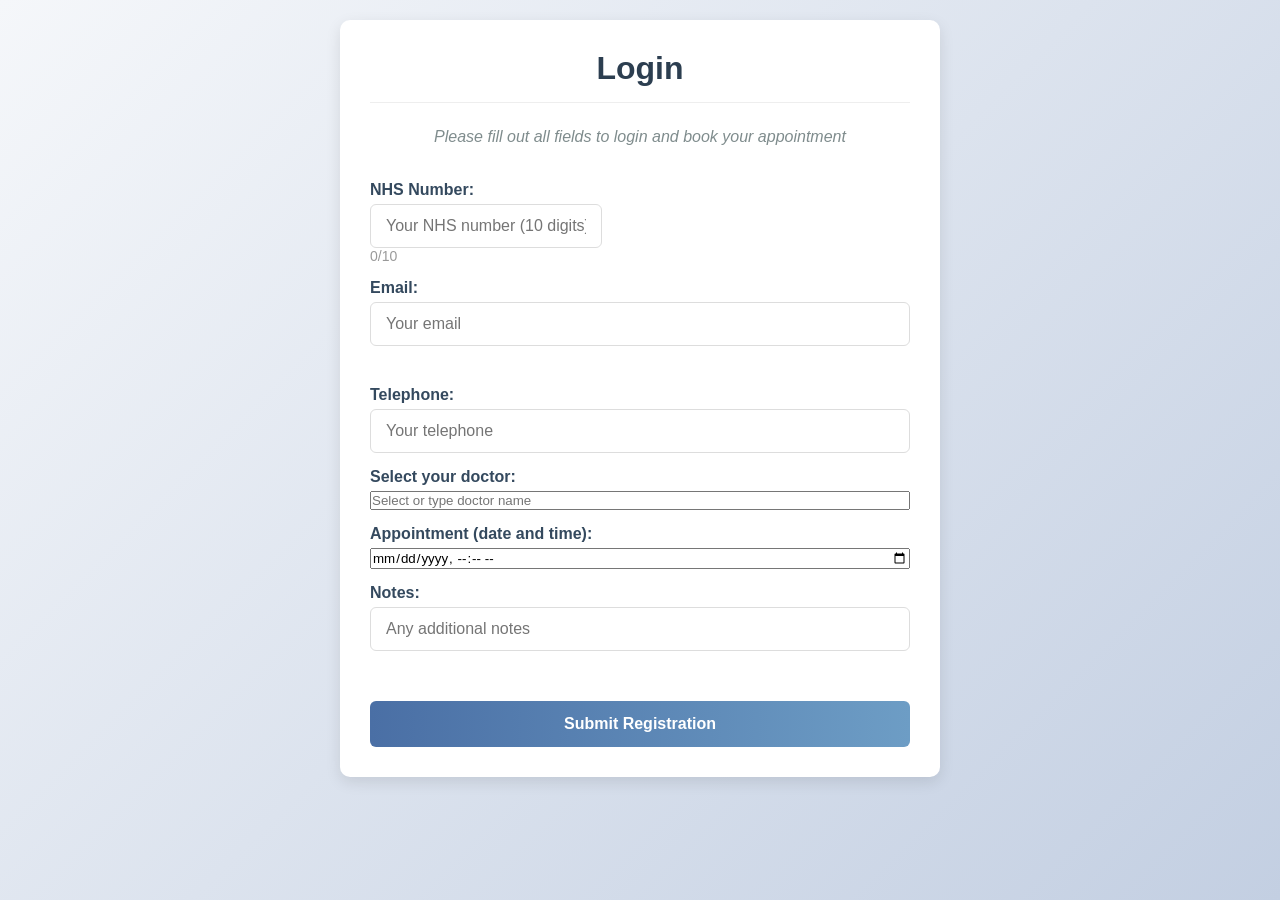
<file: Patient-login.html>
<!DOCTYPE html>
<html lang="en">
<head>
    <meta charset="UTF-8">
    <meta name="viewport" content="width=device-width, initial-scale=1.0">
    <title>Login Form</title>
    <link rel="stylesheet" href="style.css">
    <script src="login.js"></script>
</head>
<body>

    <div class="form">
        <div class="form-section active">
            <form id="loginForm">
                <h1>Login</h1>
                <p class="form-description">Please fill out all fields to login and book your appointment</p>

                <label for="nhsNumber">NHS Number:</label>
                <div class="input-container">
                    <input type="text" id="nhs" name="nhs" placeholder="Your NHS number (10 digits)" maxlength="10" required>
                    <div class="char-count" id="nhsCharCount">0/10</div>
                </div>
                
                <label for="mail">Email:</label>
                <input type="email" id="email" name="email" placeholder="Your email" required>
                <div class="validation-message" id="emailValidationMessage"></div>

                <label for="phone">Telephone:</label>
                <input type="tel" id="telephone" name="telephone" placeholder="Your telephone" required>

                <!-- Option tag allows dropdown -->
                <label for="doctor">Select your doctor:</label>
                <input list="doctors" id="doctor" name="doctor" placeholder="Select or type doctor name" required>
                <datalist id="doctors">
                    <option value="Dr. Violante Rilton">
                    <option value="Dr. Ettie Beardsworth">
                    <option value="Dr. Emera McQuillan"> 
                    <option value="Dr. Noak Kyrkeman"> 
                    <option value="Dr. Erwin Handlin"> 
                    <option value="Dr. Monah Caghy"> 
                    <option value="Dr. Rad Philipard"> 
                    <option value="Dr. Zoe Galloway"> 
                    <option value="Dr. Rowland Blount"> 
                    <option value="Dr. Si Pawling"> 
                    <option value="Dr. Merrily Harmson"> 
                    <option value="Dr. Cordell Toor"> 
                    <option value="Dr. Hi Willingam"> 
                    <option value="Dr. Irvin Dumberrill"> 
                    <option value="Dr. Stafani Gives">

                </datalist>

                <label for="appointmenttime">Appointment (date and time):</label>
                <input type="datetime-local" id="appointmentDateTime" name="appointmentDateTime">

                <label for="notes">Notes:</label>
                <input type="text" id="notes" name="notes" placeholder="Any additional notes">

                <div class="validation-message" id="validationMessage"></div>

                <input type="submit" value="Submit Registration">
            </form>
        </div>
    </div>
</body>
</html>
</file>
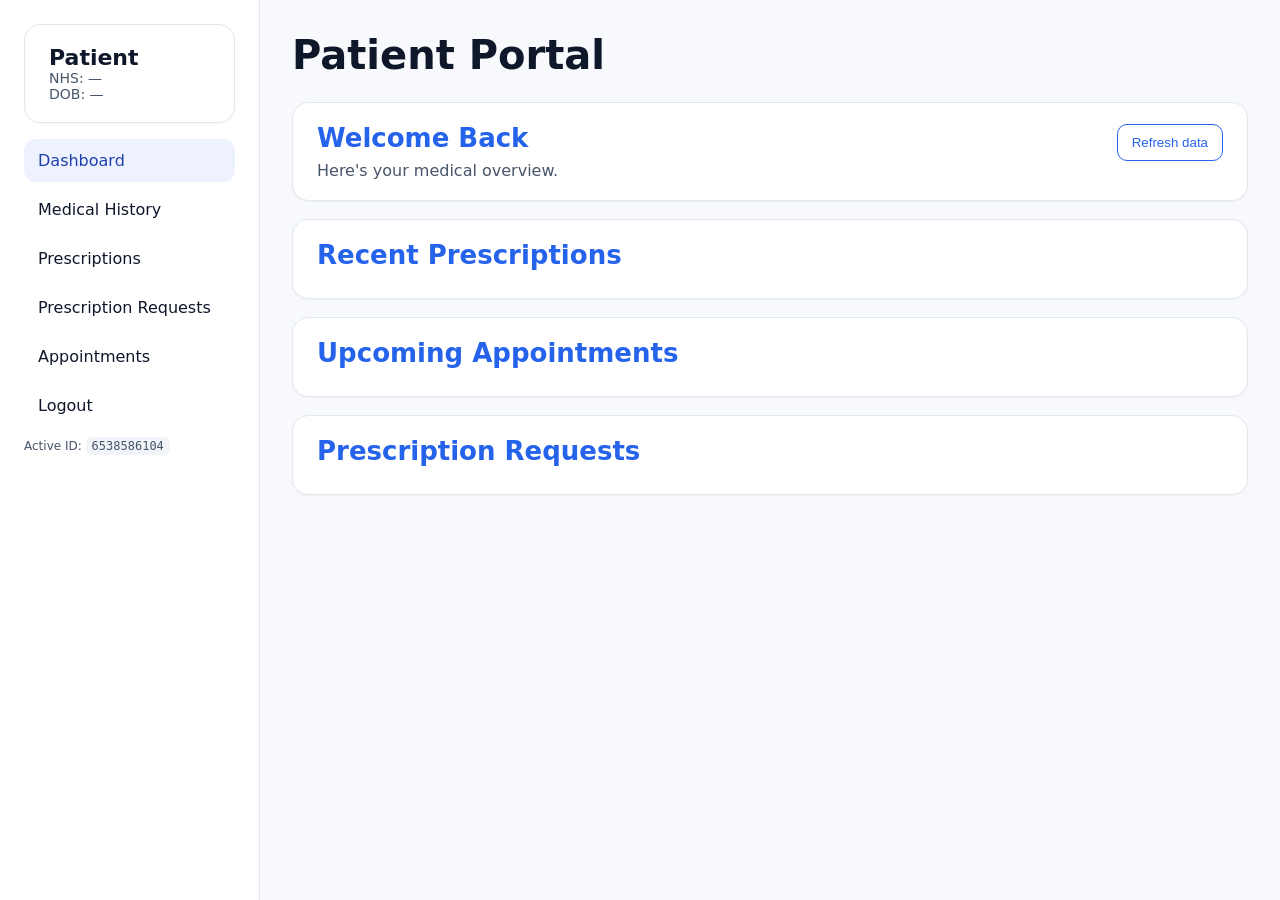
<file: patient_portal.html>
<!DOCTYPE html>
<html lang="en">
<head>
  <meta charset="UTF-8" />
  <meta name="viewport" content="width=device-width, initial-scale=1.0"/>
  <title>Patient Portal</title>
  <style>
    :root {
      --bg: #f7f9fc;
      --card: #ffffff;
      --text: #0f172a;
      --muted: #475569;
      --accent: #2563eb;
      --border: #e2e8f0;
    }
    * { box-sizing: border-box; }
    body {
      margin: 0;
      font-family: ui-sans-serif, system-ui, -apple-system, Segoe UI, Roboto, Ubuntu, Cantarell, Noto Sans, sans-serif;
      background: var(--bg);
      color: var(--text);
    }
    .container {
      display: grid;
      grid-template-columns: 260px 1fr;
      min-height: 100vh;
    }
    aside {
      background: #fff;
      border-right: 1px solid var(--border);
      padding: 24px;
    }
    main {
      padding: 32px;
      max-width: 1100px;
    }
    h1 {
      font-size: 40px;
      margin: 0 0 24px 0;
    }
    .card {
      background: var(--card);
      border-radius: 16px;
      padding: 20px 24px;
      box-shadow: 0 1px 2px rgba(0,0,0,0.04);
      border: 1px solid var(--border);
      margin-bottom: 18px;
    }
    .card h2 {
      margin: 0 0 8px 0;
      font-size: 26px;
      color: var(--accent);
    }
    nav a {
      display: block;
      padding: 12px 14px;
      border-radius: 12px;
      color: var(--text);
      text-decoration: none;
      margin-bottom: 6px;
    }
    nav a.active { background: #eef2ff; color: #1e40af; }
    .meta { color: var(--muted); font-size: 14px; }
    .list { margin: 8px 0 0 0; padding: 0; list-style: none; }
    .list li {
      display: flex; justify-content: space-between; align-items: center;
      padding: 12px 0; border-bottom: 1px dashed var(--border);
    }
    .list li:last-child { border-bottom: 0; }
    .pill {
      display: inline-block; padding: 4px 10px; border-radius: 999px;
      border: 1px solid var(--border); font-size: 12px;
    }
    .success { background: #ecfdf5; border-color: #10b981; }
    .danger { background: #fef2f2; border-color: #ef4444; }
    .muted { color: var(--muted); }
    .hidden { display: none !important; }
    .row { display: grid; grid-template-columns: repeat(2, minmax(0, 1fr)); gap: 16px; }
    @media (max-width: 900px) {
      .container { grid-template-columns: 1fr; }
      aside { border-right: none; border-bottom: 1px solid var(--border); }
    }
    .small { font-size: 12px; }
    .header { display: flex; justify-content: space-between; align-items: center; }
    button {
      background: var(--accent); color: white; border: none; border-radius: 10px;
      padding: 10px 14px; cursor: pointer;
    }
    button.ghost { background: transparent; color: var(--accent); border: 1px solid var(--accent); }
    .warning { color: #b45309; }
    code.kv { background: #f1f5f9; padding: 2px 6px; border-radius: 6px; }
    
    /* New styles for prescription requests */
    .requests-table {
      width: 100%;
      border-collapse: collapse;
      margin-top: 16px;
    }
    .requests-table th,
    .requests-table td {
      padding: 12px 8px;
      text-align: left;
      border-bottom: 1px solid var(--border);
    }
    .requests-table th {
      font-weight: 600;
      border-bottom: 2px solid var(--border);
    }
    .urgency-low { color: #10b981; }
    .urgency-medium { color: #f59e0b; }
    .urgency-high { color: #ef4444; }
    .status-pending { 
      background: #fef3c7; 
      color: #d97706;
      padding: 4px 8px;
      border-radius: 12px;
      font-size: 12px;
    }
    .status-approved { 
      background: #d1fae5; 
      color: #059669;
      padding: 4px 8px;
      border-radius: 12px;
      font-size: 12px;
    }
    .status-rejected { 
      background: #fee2e2; 
      color: #dc2626;
      padding: 4px 8px;
      border-radius: 12px;
      font-size: 12px;
    }
    select, textarea {
      width: 100%;
      padding: 10px;
      border: 1px solid var(--border);
      border-radius: 8px;
      font-family: inherit;
    }
    textarea {
      min-height: 80px;
      resize: vertical;
    }
    label {
      display: block;
      margin-bottom: 8px;
      font-weight: 500;
    }
  </style>
</head>
<body>
  <div class="container">
    <aside>
      <div class="card" style="margin-bottom:16px;">
        <div style="font-weight:700; font-size: 22px;" id="patientName">Patient</div>
        <div class="meta">NHS: <span id="patientNHS">—</span></div>
        <div class="meta">DOB: <span id="patientDOB">—</span></div>
      </div>
      <nav>
        <a href="#" data-tab="dashboard" class="active">Dashboard</a>
        <a href="#" data-tab="history">Medical History</a>
        <a href="#" data-tab="prescriptions">Prescriptions</a>
        <a href="#" data-tab="requests">Prescription Requests</a>
        <a href="#" data-tab="appointments">Appointments</a>
        <a href="#" id="logoutBtn">Logout</a>
      </nav>
      <div class="small muted" style="margin-top:12px;">
        Active ID: <code class="kv" id="activeId">—</code>
      </div>
    </aside>
    <main>
      <h1>Patient Portal</h1>

      <section class="tab" id="tab-dashboard">
        <div class="card">
          <div class="header">
            <h2>Welcome Back</h2>
            <button id="refreshBtn" class="ghost">Refresh data</button>
          </div>
          <div class="muted">Here's your medical overview.</div>
        </div>

        <div class="card">
          <h2>Recent Prescriptions</h2>
          <ul class="list" id="recentPresc"></ul>
        </div>

        <div class="card">
          <h2>Upcoming Appointments</h2>
          <ul class="list" id="upcomingAppts"></ul>
        </div>

        <div class="card">
          <h2>Prescription Requests</h2>
          <ul class="list" id="reqList"></ul>
        </div>
      </section>

      <section class="tab hidden" id="tab-history">
        <div class="card">
          <h2>Medical History</h2>
          <ul class="list" id="historyList"></ul>
        </div>
      </section>

      <section class="tab hidden" id="tab-prescriptions">
        <div class="card">
          <div class="header">
            <h2>All Prescriptions</h2>
            <button id="requestPrescriptionBtn" class="ghost">Request Prescription</button>
          </div>
          <ul class="list" id="allPresc"></ul>
        </div>
      </section>

      <section class="tab hidden" id="tab-requests">
        <div class="card">
          <div class="header">
            <h2>Request New Prescription</h2>
          </div>
          
          <form id="prescriptionRequestForm" style="display: grid; gap: 16px;">
            <div>
              <label for="medicineSelect">Medicine</label>
              <select id="medicineSelect" required>
                <option value="">Select a medicine...</option>
              </select>
            </div>
            
            <div>
              <label for="reasonInput">Reason for Request</label>
              <textarea id="reasonInput" required placeholder="Please describe why you need this medication..."></textarea>
            </div>
            
            <div>
              <label for="urgencySelect">Urgency</label>
              <select id="urgencySelect" required>
                <option value="low">Low - Can wait a few days</option>
                <option value="medium" selected>Medium - Need within 2-3 days</option>
                <option value="high">High - Need urgently (today/tomorrow)</option>
              </select>
            </div>
            
            <div style="display: flex; gap: 12px; justify-content: flex-end;">
              <button type="button" id="cancelRequestBtn" class="ghost">Cancel</button>
              <button type="submit" style="background: var(--accent); color: white; border: none; padding: 10px 20px; border-radius: 8px; cursor: pointer;">
                Submit Request
              </button>
            </div>
          </form>
        </div>

        <div class="card">
          <div class="header">
            <h2>My Prescription Requests</h2>
          </div>
          
          <div id="requestsTableContainer">
            <table class="requests-table">
              <thead>
                <tr>
                  <th>Medicine</th>
                  <th>Reason</th>
                  <th>Urgency</th>
                  <th>Status</th>
                  <th>Date</th>
                </tr>
              </thead>
              <tbody id="requestsTableBody">
                <!-- Requests will be populated here -->
              </tbody>
            </table>
            <div id="noRequestsMessage" style="text-align: center; padding: 40px; color: var(--muted); display: none;">
              No prescription requests found.
            </div>
          </div>
        </div>
      </section>

      <section class="tab hidden" id="tab-appointments">
        <div class="card">
          <div class="header">
            <h2>All Appointments</h2>
            <button id="requestAppointmentBtn" class="ghost">Request Appointment</button>
          </div>
          <ul class="list" id="allAppts"></ul>
        </div>
      </section>
    </main>
  </div>

  <script>
  let details = null;

  // ---- CONFIG ----
  const qs = new URLSearchParams(location.search);
  const baseParam = (qs.get('baseUrl') || '').trim();
  const isHttp = /^https?:\/\//i.test(baseParam);

  const RAW = 'https://raw.githubusercontent.com/waheedaiman/hospital-website/main/data';
  const DATA_ROOT = isHttp ? baseParam.replace(/\/+$/,'') : RAW;

  const DATA_ENDPOINTS = {
    details: `${DATA_ROOT}/Patientdetails.json`,
    appointments: `${DATA_ROOT}/appointments.json`,
    prescriptions: `${DATA_ROOT}/prescriptions.json`,
    requests: `${DATA_ROOT}/prescription-requests.json`,
    medicines: 'https://jsethi-mdx.github.io/cst2572.github.io/medicines.json'
  };

  // ---- HELPERS ----
  function toArray(x) { return !x ? [] : (Array.isArray(x) ? x : [x]); }
  const $ = (sel) => document.querySelector(sel);
  const $all = (sel) => Array.from(document.querySelectorAll(sel));
  
  function firstDefined(obj, keys) {
    if (!obj || typeof obj !== 'object') return undefined;
    for (const key of keys) {
      if (Object.prototype.hasOwnProperty.call(obj, key)) {
        const val = obj[key];
        if (val !== undefined && val !== null && String(val).trim() !== '') return val;
      }
    }
    return undefined;
  }

  const parseDate = (d) => d ? new Date(d) : null;
  const fmtDate = (d) => d ? new Date(d).toLocaleDateString() : '—';

  function getParamId() {
    const url = new URL(location.href);
    const pid = url.searchParams.get('patientId');
    return pid ? String(pid) : null;
  }

  async function resolveActivePatientId() {
    const viaUrl = getParamId();
    if (viaUrl) return viaUrl;
    return '6538586104';
  }

  async function getJSON(url) {
    console.log('Fetching:', url);
    const res = await fetch(url, { cache: 'no-cache' });
    if (!res.ok) throw new Error('Fetch failed: ' + url + ' ' + res.status);
    return res.json();
  }

  function renderHeader(details) {
    $('#patientName').textContent = firstDefined(details, ['name','patientName','Patient_Name']) || 'Patient';
    $('#patientNHS').textContent  = firstDefined(details, ['nhs','nhsNumber','NHS_Number','NHS']) || '—';
    $('#patientDOB').textContent  = fmtDate(firstDefined(details, ['dob','DOB','dateOfBirth']));
  }

  function sameId(a, b) {
    if (a == null || b == null) return false;
    return String(a).trim() === String(b).trim();
  }

  function filterByPatientId(arr, activeIdOrAliases, preferNHS = true) {
    const aliases = Array.isArray(activeIdOrAliases)
      ? activeIdOrAliases.map(a => String(a).trim())
      : [String(activeIdOrAliases).trim()];

    const keysNHSFirst = ['patientNHS','NHS_Number','patientIdNumber','patientId','patient_id','id'];
    const keysIdFirst  = ['patientId','patient_id','id','patientIdNumber','patientNHS','NHS_Number'];
    const looksLikeNHS = aliases.some(a => /^\d{6,}$/.test(a));
    const keys = (preferNHS || looksLikeNHS) ? keysNHSFirst : keysIdFirst;

    return (arr || []).filter(item =>
      keys.some(k => aliases.some(a => sameId(item?.[k], a)))
    );
  }

  function renderList(targetSel, rows, emptyText) {
    const ul = $(targetSel);
    if (!ul) {
      console.warn('renderList target not found:', targetSel);
      return;
    }
    ul.innerHTML = '';
    if (!rows || rows.length === 0) {
      const li = document.createElement('li');
      li.innerHTML = '<span class="muted">' + (emptyText || 'No data') + '</span>';
      ul.appendChild(li);
      return;
    }
    rows.forEach(r => {
      const leftMain = firstDefined(r, ['medicine','title','reason','note','type']) || '—';
      const right    = firstDefined(r, ['status','duration','date','dateIssued','when']) || '';
      const li = document.createElement('li');
      li.innerHTML = '<div>' + leftMain + '</div><div class="muted">' +
        (typeof right === 'string' ? right : fmtDate(right)) + '</div>';
      ul.appendChild(li);
    });
  }

  function nextAppointments(appts) {
    const now = new Date();
    return appts
      .map(a => ({ ...a, _dt: parseDate(firstDefined(a,['date','when','datetime'])) }))
      .filter(a => a._dt && a._dt >= now)
      .sort((a,b) => a._dt - b._dt)
      .slice(0, 5);
  }

// Load medicines for dropdown
async function loadMedicines() {
  try {
    const medicines = await getJSON(DATA_ENDPOINTS.medicines);
    const select = $('#medicineSelect');
    select.innerHTML = '<option value="">Select a medicine...</option>';
    
    console.log('Medicines data:', medicines);
    
    medicines.forEach(med => {
      const option = document.createElement('option');
      
      // Use the exact property names from the medicine data
      const medicineId = med.medicineId;
      const medicineName = med.medicineName;
      const category = med.category;
      
      option.value = medicineId;
      option.textContent = `${medicineName} (${category})`;
      select.appendChild(option);
    });
    
    console.log('Loaded medicines count:', medicines.length);
    
  } catch (err) {
    console.error('Failed to load medicines:', err);
    // Use fallback list
    loadFallbackMedicines();
  }
}

// Load medicines for dropdown
async function loadMedicines() {
  try {
    const medicines = await getJSON(DATA_ENDPOINTS.medicines);
    const select = $('#medicineSelect');
    select.innerHTML = '<option value="">Select a medicine...</option>';
    
    console.log('Medicines data structure:', medicines);
    
    medicines.forEach(med => {
      const option = document.createElement('option');
      
      // Use the actual property names from the JSON: "id" and "Drug"
      const medicineId = med.id;
      const medicineName = med.Drug;
      const category = med.category || 'General'; // Use category if available, otherwise default
      
      option.value = medicineId;
      option.textContent = `${medicineName}${category ? ' (' + category + ')' : ''}`;
      select.appendChild(option);
    });
    
    console.log('Loaded medicines count:', medicines.length);
    
  } catch (err) {
    console.error('Failed to load medicines:', err);
    // Use fallback list
    loadFallbackMedicines();
  }
}

// Fallback medicine list
function loadFallbackMedicines() {
  const fallbackMedicines = [
    { id: 1, Drug: "Nabumetone" },
    { id: 2, Drug: "Acetaminophen" },
    { id: 3, Drug: "Ibuprofen" },
    { id: 4, Drug: "Amoxicillin" },
    { id: 5, Drug: "Lisinopril" },
    { id: 6, Drug: "Atorvastatin" },
    { id: 7, Drug: "Metformin" },
    { id: 8, Drug: "Levothyroxine" },
    { id: 9, Drug: "Omeprazole" },
    { id: 10, Drug: "Sertraline" }
  ];
  
  const select = $('#medicineSelect');
  select.innerHTML = '<option value="">Select a medicine...</option>';
  fallbackMedicines.forEach(med => {
    const option = document.createElement('option');
    option.value = med.id;
    option.textContent = med.Drug;
    select.appendChild(option);
  });
}

  // Render prescription requests table
  function renderPrescriptionRequests(requests) {
    const tbody = $('#requestsTableBody');
    const noRequestsMsg = $('#noRequestsMessage');
    
    tbody.innerHTML = '';
    
    if (!requests || requests.length === 0) {
      noRequestsMsg.style.display = 'block';
      return;
    }
    
    noRequestsMsg.style.display = 'none';
    
    // Sort by date (newest first)
    const sortedRequests = requests.slice().reverse();
    
    sortedRequests.forEach(req => {
      const row = document.createElement('tr');
      
      // Get medicine name from ID
      const medicineName = req.medicine || 'Unknown Medicine';
      const urgencyClass = `urgency-${req.urgency || 'medium'}`;
      const statusClass = `status-${req.status?.toLowerCase() || 'pending'}`;
      
      row.innerHTML = `
        <td>${medicineName}</td>
        <td>${req.reason || '—'}</td>
        <td class="${urgencyClass}">
          ${(req.urgency || 'medium').charAt(0).toUpperCase() + (req.urgency || 'medium').slice(1)}
        </td>
        <td>
          <span class="${statusClass}">${(req.status || 'Pending').charAt(0).toUpperCase() + (req.status || 'Pending').slice(1)}</span>
        </td>
        <td>${fmtDate(req.date)}</td>
      `;
      
      tbody.appendChild(row);
    });
  }

// Handle prescription request form submission
function handlePrescriptionRequest(e) {
  e.preventDefault();
  
  const medicineSelect = $('#medicineSelect');
  const reasonInput = $('#reasonInput');
  const urgencySelect = $('#urgencySelect');
  
  const medicineText = medicineSelect.options[medicineSelect.selectedIndex].text;
  const reason = reasonInput.value;
  const urgency = urgencySelect.value;
  
  if (!medicineSelect.value || !reason) {
    alert('Please fill in all required fields.');
    return;
  }
  
  // Extract just the medicine name without the category for display
  const medicineName = medicineText.split(' (')[0];
  
  // Create new request object
  const newRequest = {
    id: 'req-' + Date.now(),
    patientId: details ? firstDefined(details, ['id','patientId','patient_id']) : 'unknown',
    medicine: medicineName,
    reason: reason,
    urgency: urgency,
    status: 'Pending',
    response: '',
    date: new Date().toISOString(),
    patientNHS: details ? firstDefined(details, ['NHS_Number','nhs','nhsNumber']) : 'unknown'
  };
  
  // Store in localStorage and update the display
  const userRequests = JSON.parse(localStorage.getItem('userPrescriptionRequests') || '[]');
  userRequests.push(newRequest);
  localStorage.setItem('userPrescriptionRequests', JSON.stringify(userRequests));
  
  // Update the display
  renderPrescriptionRequests(userRequests);
  
  // Reset form
  medicineSelect.value = '';
  reasonInput.value = '';
  urgencySelect.value = 'medium';
  
  // Show success message
  alert('Prescription request submitted successfully! Your doctor will review it soon.');
  
  // Refresh the requests list in dashboard
  init(false);
}

  // Reset form
  function resetPrescriptionForm() {
    $('#medicineSelect').value = '';
    $('#reasonInput').value = '';
    $('#urgencySelect').value = 'medium';
  }

  async function loadAndRender() {
    $all('nav a').forEach(a => a.addEventListener('click', (e) => {
      e.preventDefault();
      const tab = a.getAttribute('data-tab');
      if (!tab) return;
      $all('nav a').forEach(x => x.classList.toggle('active', x === a));
      $all('.tab').forEach(s => s.classList.add('hidden'));
      $('#tab-' + tab).classList.remove('hidden');
    }));

    $('#refreshBtn').addEventListener('click', () => init(true));
    $('#logoutBtn').addEventListener('click', () => {
      localStorage.removeItem('activePatientId');
      location.href = location.pathname;
    });

    // Add request appointment functionality
    $('#requestAppointmentBtn').addEventListener('click', () => {
      const reason = prompt('Enter reason for appointment:');
      const preferredDate = prompt('Enter preferred date (YYYY-MM-DD):');
      if (reason && preferredDate) {
        alert(`Appointment request submitted!\nReason: ${reason}\nPreferred Date: ${preferredDate}\n\nOur staff will contact you to confirm your appointment.`);
      }
    });

    // Load medicines for dropdown
    await loadMedicines();
    
    // Prescription request form handlers
    $('#prescriptionRequestForm').addEventListener('submit', handlePrescriptionRequest);
    $('#cancelRequestBtn').addEventListener('click', resetPrescriptionForm);
    
    // Load existing requests from localStorage
    const userRequests = JSON.parse(localStorage.getItem('userPrescriptionRequests') || '[]');
    renderPrescriptionRequests(userRequests);

    await init(false);
  }

  async function init(forceRefresh) {
    try {
      console.log('=== DEBUG START ===');
      const activeId = await resolveActivePatientId();
      console.log('Active ID:', activeId);
      $('#activeId').textContent = activeId || '—';

      const [detailsArr, apptsAll, prescAll, reqAll] = await Promise.all([
        getJSON(DATA_ENDPOINTS.details),
        getJSON(DATA_ENDPOINTS.appointments),
        getJSON(DATA_ENDPOINTS.prescriptions),
        getJSON(DATA_ENDPOINTS.requests),
      ]);

      console.log('=== DATA FETCH RESULTS ===');
      console.log('Details length:', detailsArr?.length);
      console.log('Appointments length:', apptsAll?.length);
      console.log('Prescriptions length:', prescAll?.length);
      console.log('Requests length:', reqAll?.length);

      details = Array.isArray(detailsArr) ? detailsArr.find(p => {
        const nhsMatch = sameId(p.NHS_Number, activeId);
        const otherIdMatch = sameId(firstDefined(p, ['id','patientId','patient_id','patientIdNumber']), activeId);
        return nhsMatch || otherIdMatch;
      }) : null;

      console.log('Found patient details:', details);

      if (!activeId || !details) {
        renderHeader({});
        renderList('#recentPresc', [], 'No patient selected.');
        renderList('#upcomingAppts', [], 'No patient selected.');
        renderList('#reqList', [], 'No patient selected.');
        renderList('#allPresc', [], 'No patient selected.');
        renderList('#allReqs', [], 'No patient selected.');
        renderList('#allAppts', [], 'No patient selected.');
        renderList('#historyList', [], 'No patient selected.');
        return;
      }

      renderHeader(details);

      // Build Medical History
      const historyRaw = toArray(firstDefined(details, ['medicalHistory','history','Patient_Note','patient_note']));
      const myHistory = historyRaw.map(h => ({
        title: firstDefined(h, ['Diagnosis','Reason_for_Visit','title','reason','note']) || 'Clinical note',
        when:  firstDefined(h, ['Visit_Date','date','when']),
        note:  firstDefined(h, ['Recommendations','Notes','notes','summary'])
      }));
      
      renderList('#historyList', myHistory, 'No medical history found.');

      // Build aliases for this patient
      const aliasIds = Array.from(new Set(
        [
          String(activeId).trim(),
          firstDefined(details, ['patientIdNumber']),
          firstDefined(details, ['id','patientId','patient_id']),
          firstDefined(details, ['NHS_Number','nhs','nhsNumber'])
        ].filter(v => v != null && String(v).trim() !== '')
      )).map(v => String(v).trim());

      console.log('Alias IDs for filtering:', aliasIds);

      // Filter using aliases
      const myAppts = filterByPatientId(apptsAll, aliasIds);
      const myPresc = filterByPatientId(prescAll, aliasIds);
      const myReqs  = filterByPatientId(reqAll,  aliasIds);

      // Combine with user's locally stored requests
      const userRequests = JSON.parse(localStorage.getItem('userPrescriptionRequests') || '[]');
      const combinedRequests = [...myReqs, ...userRequests.filter(req => 
        sameId(req.patientNHS, activeId) || sameId(req.patientId, activeId)
      )];

      console.log('Filtered results:');
      console.log('My appointments:', myAppts.length);
      console.log('My prescriptions:', myPresc.length);
      console.log('My requests:', combinedRequests.length);

      // Update the requests table
      renderPrescriptionRequests(combinedRequests);

      // Render all sections
      renderList('#recentPresc', myPresc.slice(-5).reverse(), 'No prescriptions found.');
      renderList('#upcomingAppts', nextAppointments(myAppts), 'No upcoming appointments.');
      renderList('#reqList', combinedRequests.slice(-5).reverse(), 'No requests found.');

      renderList('#allPresc', myPresc, 'No prescriptions found.');
      renderList('#allReqs',  combinedRequests,  'No requests found.');
      renderList('#allAppts', myAppts, 'No appointments found.');

    } catch (err) {
      console.error('Error in init:', err);
      alert('Failed to load data. See console.');
    }
  }

  loadAndRender();
  </script>
</body>
</html>
</file>
<file: style.css>
* {
    box-sizing: border-box;
    margin: 0;
    padding: 0;
    font-family: 'Segoe UI', Tahoma, Geneva, Verdana, sans-serif;
}

body {
    background: linear-gradient(135deg, #f5f7fa 0%, #c3cfe2 100%);
    min-height: 100vh;
    display: flex;
    flex-direction: column;
    align-items: center;
    padding: 20px;
}

.button-group {
    display: flex;
    gap: 20px;
    margin-bottom: 30px;
}

.button {
    padding: 12px 24px;
    background-color: #4a6fa5;
    color: white;
    border: none;
    border-radius: 6px;
    font-size: 16px;
    cursor: pointer;
    transition: all 0.3s;
    box-shadow: 0 2px 5px rgba(0,0,0,0.1);
}

.button.active {
    background-color: #2c3e50;
    transform: translateY(-2px);
    box-shadow: 0 4px 8px rgba(0,0,0,0.15);
}

.button:hover {
    background-color: #385d8a;
    transform: translateY(-2px);
    box-shadow: 0 4px 8px rgba(0,0,0,0.15);
}

.form {
    background-color: white;
    border-radius: 10px;
    box-shadow: 0 5px 15px rgba(0, 0, 0, 0.1);
    padding: 30px;
    width: 100%;
    max-width: 600px;
    transition: all 0.3s ease;
}

h1 {
    color: #2c3e50;
    text-align: center;
    margin-bottom: 25px;
    padding-bottom: 15px;
    border-bottom: 1px solid #eee;
}

.form-description {
    text-align: center;
    color: #7f8c8d;
    margin-bottom: 20px;
    font-style: italic;
}

form {
    display: flex;
    flex-direction: column;
}

label {
    margin-top: 15px;
    margin-bottom: 5px;
    font-weight: 600;
    color: #34495e;
}

input[type="text"],
input[type="tel"],
input[type="email"],
input[type="date"] {
    padding: 12px 15px;
    border: 1px solid #ddd;
    border-radius: 6px;
    font-size: 16px;
    transition: all 0.3s;
}

input:focus {
    outline: none;
    border-color: #4a6fa5;
    box-shadow: 0 0 0 3px rgba(74, 111, 165, 0.2);
}

input.valid {
    border-color: #2ecc71;
}

input.invalid {
    border-color: #e74c3c;
}

.input-container {
    position: relative;
}

.char-count {
    color: #999;
    font-size: 14px;
}

.char-count.valid {
    color: #2ecc71;
    font-weight: bold;
}

.char-count.invalid {
    color: #e74c3c;
    font-weight: bold;
}

.validation-message {
    margin-top: 5px;
    font-size: 14px;
    min-height: 20px;
}

.validation-message.valid {
    color: #2ecc71;
}

.validation-message.invalid {
    color: #e74c3c;
}

input[type="submit"] {
    margin-top: 25px;
    padding: 14px;
    background: linear-gradient(to right, #4a6fa5, #6d9dc5);
    color: white;
    border: none;
    border-radius: 6px;
    font-size: 16px;
    font-weight: 600;
    cursor: pointer;
    transition: all 0.3s;
}

input[type="submit"]:hover {
    background: linear-gradient(to right, #385d8a, #5a8bb8);
    transform: translateY(-2px);
    box-shadow: 0 4px 8px rgba(0,0,0,0.15);
}

.form-section {
    display: none;
}

.form-section.active {
    display: block;
}

@media (max-width: 600px) {
    .form {
        padding: 20px;
    }
    
    .button-group {
        flex-direction: column;
        width: 100%;
        max-width: 300px;
    }
}
</file>
